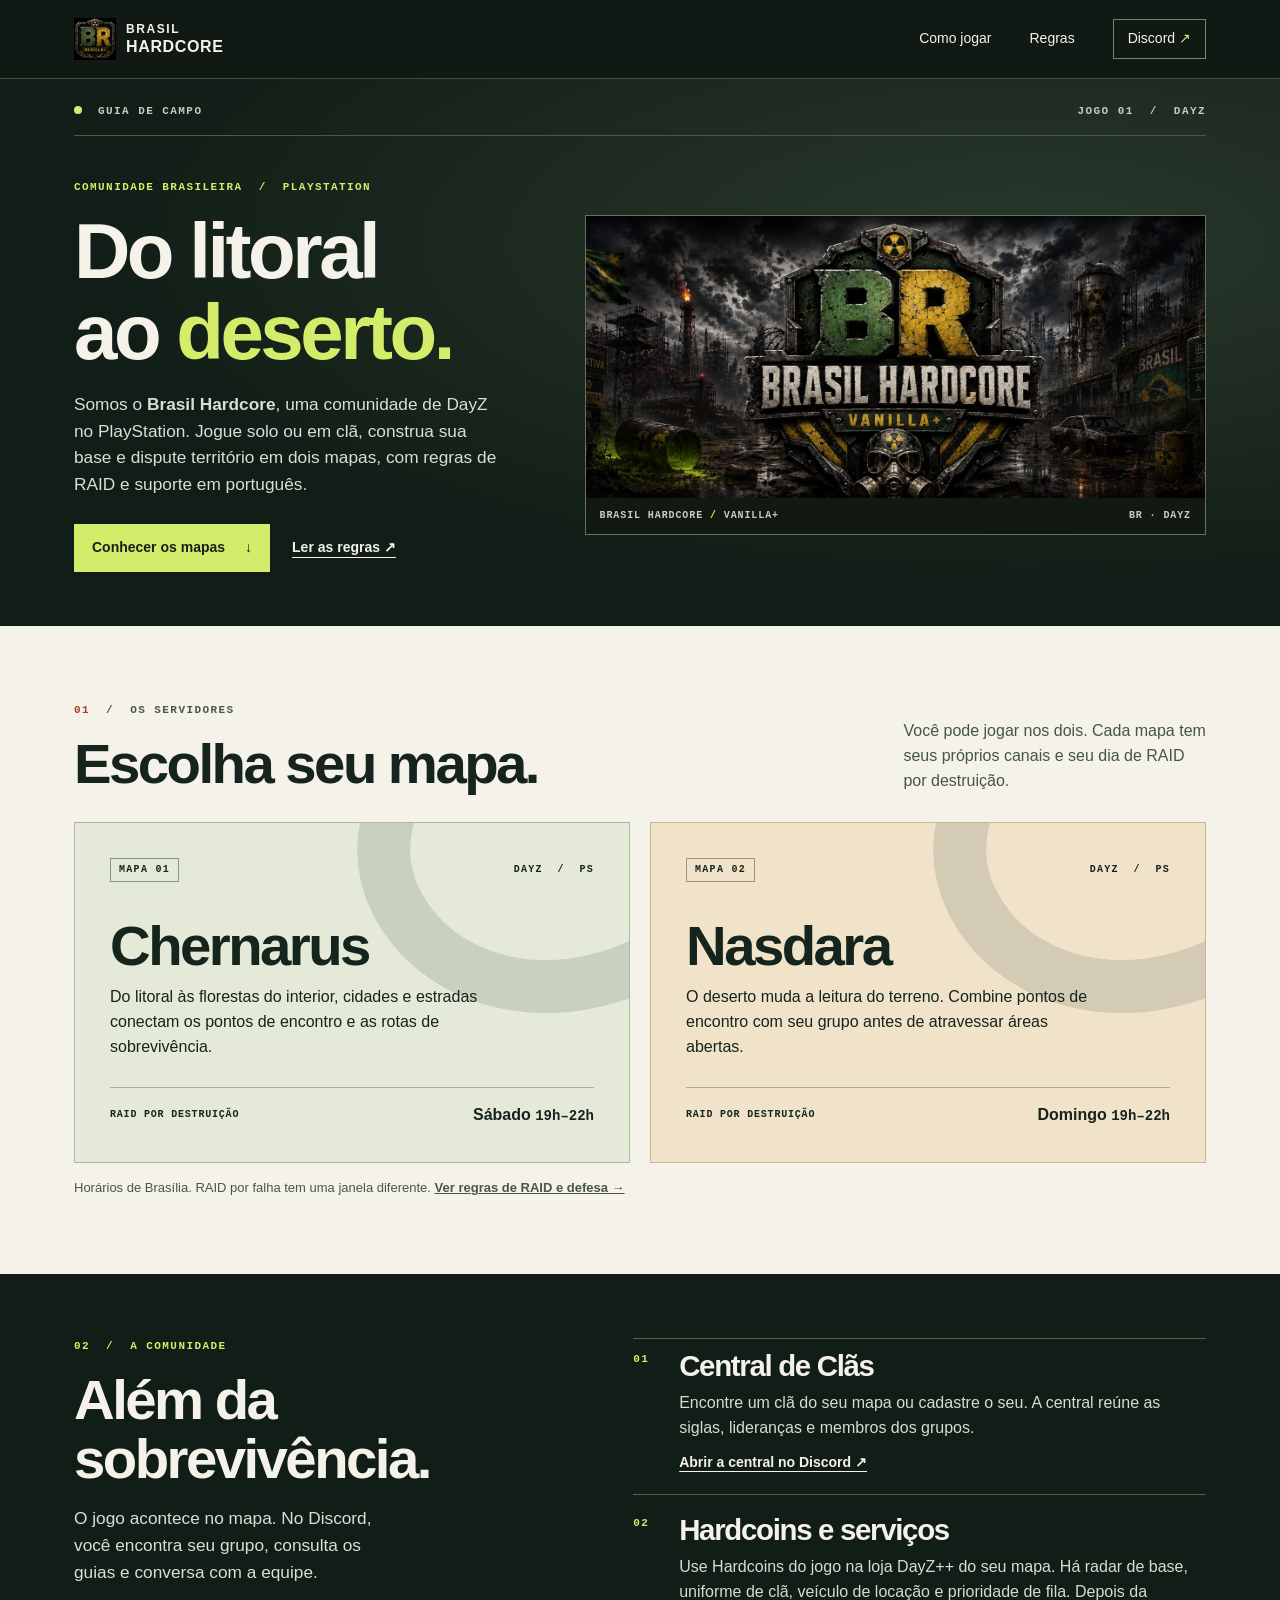
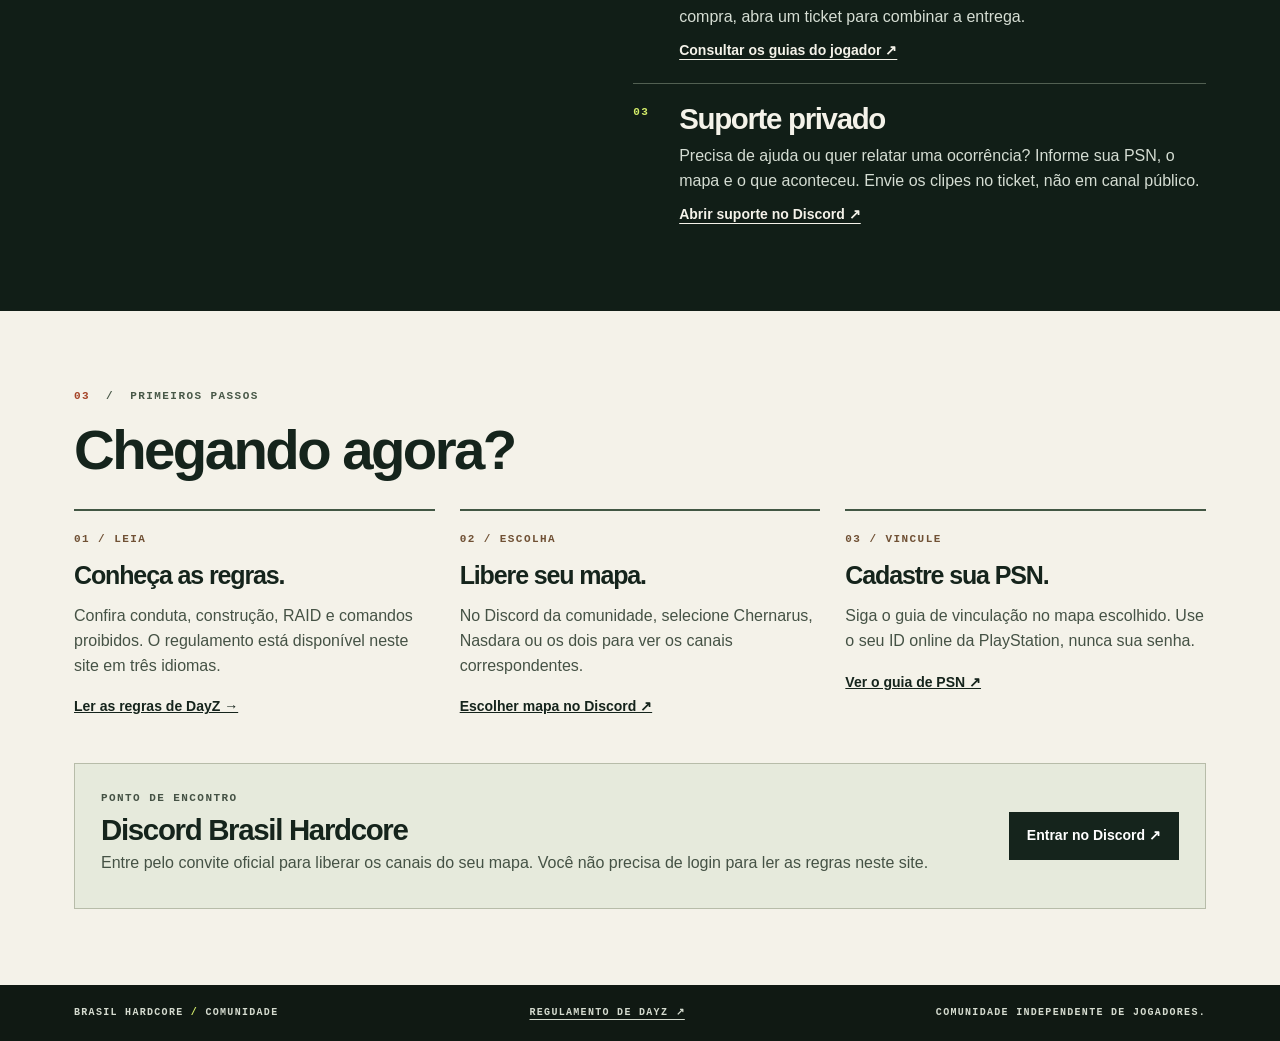
<file: index.html>
<!doctype html>
<html lang="pt-BR"><head>
<meta charset="utf-8"><meta name="viewport" content="width=device-width,initial-scale=1">
<meta name="theme-color" content="#101913"><title>Brasil Hardcore — DayZ no PlayStation</title>
<meta name="description" content="Conheça os servidores DayZ da comunidade Brasil Hardcore no PlayStation: Chernarus e Nasdara, horários de RAID, regras e guia de entrada.">
<meta property="og:type" content="website"><meta property="og:title" content="Brasil Hardcore · DayZ no PlayStation"><meta property="og:description" content="Do litoral ao deserto. Conheça os mapas, leia as regras e encontre a comunidade.">
<meta property="og:image" content="https://t0p3t3.github.io/brasil-hardcore/media/brasil-hardcore.jpg"><meta property="og:locale" content="pt_BR">
<link rel="icon" href="./media/marca.png"><link rel="stylesheet" href="./style.css"></head>
<body class="portal"><a class="skip" href="#principal">Pular para o conteúdo</a>
<header class="mast"><div class="wrap bar"><a class="wordmark" href="./index.html" aria-label="Brasil Hardcore, início"><img src="./media/marca.png" alt="" width="42" height="42"><span>BRASIL<strong>HARDCORE</strong></span></a><nav aria-label="Menu principal"><a href="#comecar">Como jogar</a><a href="./regras.html">Regras</a><a class="nav-cta" href="https://discord.gg/brhardcore">Discord <span aria-hidden="true">↗</span></a></nav></div></header>
<main id="principal">
<section class="hero"><div class="wrap"><div class="ribbon"><span><i></i> GUIA DE CAMPO</span><span>JOGO 01 &nbsp;/&nbsp; DAYZ</span></div>
<div class="split"><div class="intro"><p class="eyebrow lime">Comunidade brasileira &nbsp;/&nbsp; PlayStation</p><h1>Do litoral<br>ao <em>deserto.</em></h1><p class="lead">Somos o <strong>Brasil Hardcore</strong>, uma comunidade de DayZ no PlayStation. Jogue solo ou em clã, construa sua base e dispute território em dois mapas, com regras de RAID e suporte em português.</p><div class="actions"><a class="btn bright" href="#mapas">Conhecer os mapas <span aria-hidden="true">↓</span></a><a class="text-link" href="./regras.html">Ler as regras <span aria-hidden="true">↗</span></a></div></div>
<figure class="brand-plate"><div class="image-box"><img src="./media/brasil-hardcore.jpg" alt="Brasão verde e amarelo Brasil Hardcore Vanilla+ em uma paisagem pós-apocalíptica" width="1920" height="647"></div><figcaption><span>BRASIL HARDCORE <b>/</b> VANILLA+</span><span>BR · DAYZ</span></figcaption></figure></div></div></section>
<section class="field wrap" id="mapas"><div class="section-top"><div><p class="eyebrow"><b>01</b> &nbsp;/&nbsp; Os servidores</p><h2>Escolha seu mapa.</h2></div><p>Você pode jogar nos dois. Cada mapa tem seus próprios canais e seu dia de RAID por destruição.</p></div>
<div class="maps"><article class="map forest"><div class="map-head"><span class="flag">MAPA 01</span><span>DAYZ &nbsp;/&nbsp; PS</span></div><h3>Chernarus</h3><p>Do litoral às florestas do interior, cidades e estradas conectam os pontos de encontro e as rotas de sobrevivência.</p><div class="raidtime"><span>RAID POR DESTRUIÇÃO</span><strong>Sábado <b>19h–22h</b></strong></div></article>
<article class="map desert"><div class="map-head"><span class="flag">MAPA 02</span><span>DAYZ &nbsp;/&nbsp; PS</span></div><h3>Nasdara</h3><p>O deserto muda a leitura do terreno. Combine pontos de encontro com seu grupo antes de atravessar áreas abertas.</p><div class="raidtime"><span>RAID POR DESTRUIÇÃO</span><strong>Domingo <b>19h–22h</b></strong></div></article></div>
<p class="footnote">Horários de Brasília. RAID por falha tem uma janela diferente. <a href="./regras.html">Ver regras de RAID e defesa →</a></p></section>
<section class="community"><div class="wrap comm-layout"><div><p class="eyebrow lime"><b>02</b> &nbsp;/&nbsp; A comunidade</p><h2>Além da<br>sobrevivência.</h2><p class="sidecopy">O jogo acontece no mapa. No Discord, você encontra seu grupo, consulta os guias e conversa com a equipe.</p></div>
<div class="resources"><article><span>01</span><div><h3>Central de Clãs</h3><p>Encontre um clã do seu mapa ou cadastre o seu. A central reúne as siglas, lideranças e membros dos grupos.</p><a href="https://discord.com/channels/1422563696218996738/1563292303311773778">Abrir a central no Discord ↗</a></div></article>
<article><span>02</span><div><h3>Hardcoins e serviços</h3><p>Use Hardcoins do jogo na loja DayZ++ do seu mapa. Há radar de base, uniforme de clã, veículo de locação e prioridade de fila. Depois da compra, abra um ticket para combinar a entrega.</p><a href="https://discord.com/channels/1422563696218996738/1564352493297602691">Consultar os guias do jogador ↗</a></div></article>
<article><span>03</span><div><h3>Suporte privado</h3><p>Precisa de ajuda ou quer relatar uma ocorrência? Informe sua PSN, o mapa e o que aconteceu. Envie os clipes no ticket, não em canal público.</p><a href="https://discord.com/channels/1422563696218996738/1465382054559482031">Abrir suporte no Discord ↗</a></div></article></div></div></section>
<section class="field wrap start" id="comecar"><p class="eyebrow"><b>03</b> &nbsp;/&nbsp; Primeiros passos</p><h2>Chegando agora?</h2><ol class="steps"><li><span>01 / LEIA</span><h3>Conheça as regras.</h3><p>Confira conduta, construção, RAID e comandos proibidos. O regulamento está disponível neste site em três idiomas.</p><a href="./regras.html">Ler as regras de DayZ →</a></li><li><span>02 / ESCOLHA</span><h3>Libere seu mapa.</h3><p>No Discord da comunidade, selecione Chernarus, Nasdara ou os dois para ver os canais correspondentes.</p><a href="https://discord.com/channels/1422563696218996738/1554533841899753523">Escolher mapa no Discord ↗</a></li><li><span>03 / VINCULE</span><h3>Cadastre sua PSN.</h3><p>Siga o guia de vinculação no mapa escolhido. Use o seu ID online da PlayStation, nunca sua senha.</p><a href="https://discord.com/channels/1422563696218996738/1564352513652818064">Ver o guia de PSN ↗</a></li></ol>
<div class="discord-band"><div><p class="eyebrow">Ponto de encontro</p><h3>Discord Brasil Hardcore</h3><p>Entre pelo convite oficial para liberar os canais do seu mapa. Você não precisa de login para ler as regras neste site.</p></div><a class="btn dark" data-community-entry href="https://discord.gg/brhardcore">Entrar no Discord ↗</a></div></section>
</main><footer class="base"><div class="wrap"><span>BRASIL HARDCORE <b>/</b> COMUNIDADE</span><a href="./regras.html">Regulamento de DayZ ↗</a><span>Comunidade independente de jogadores.</span></div></footer></body></html>
</file>
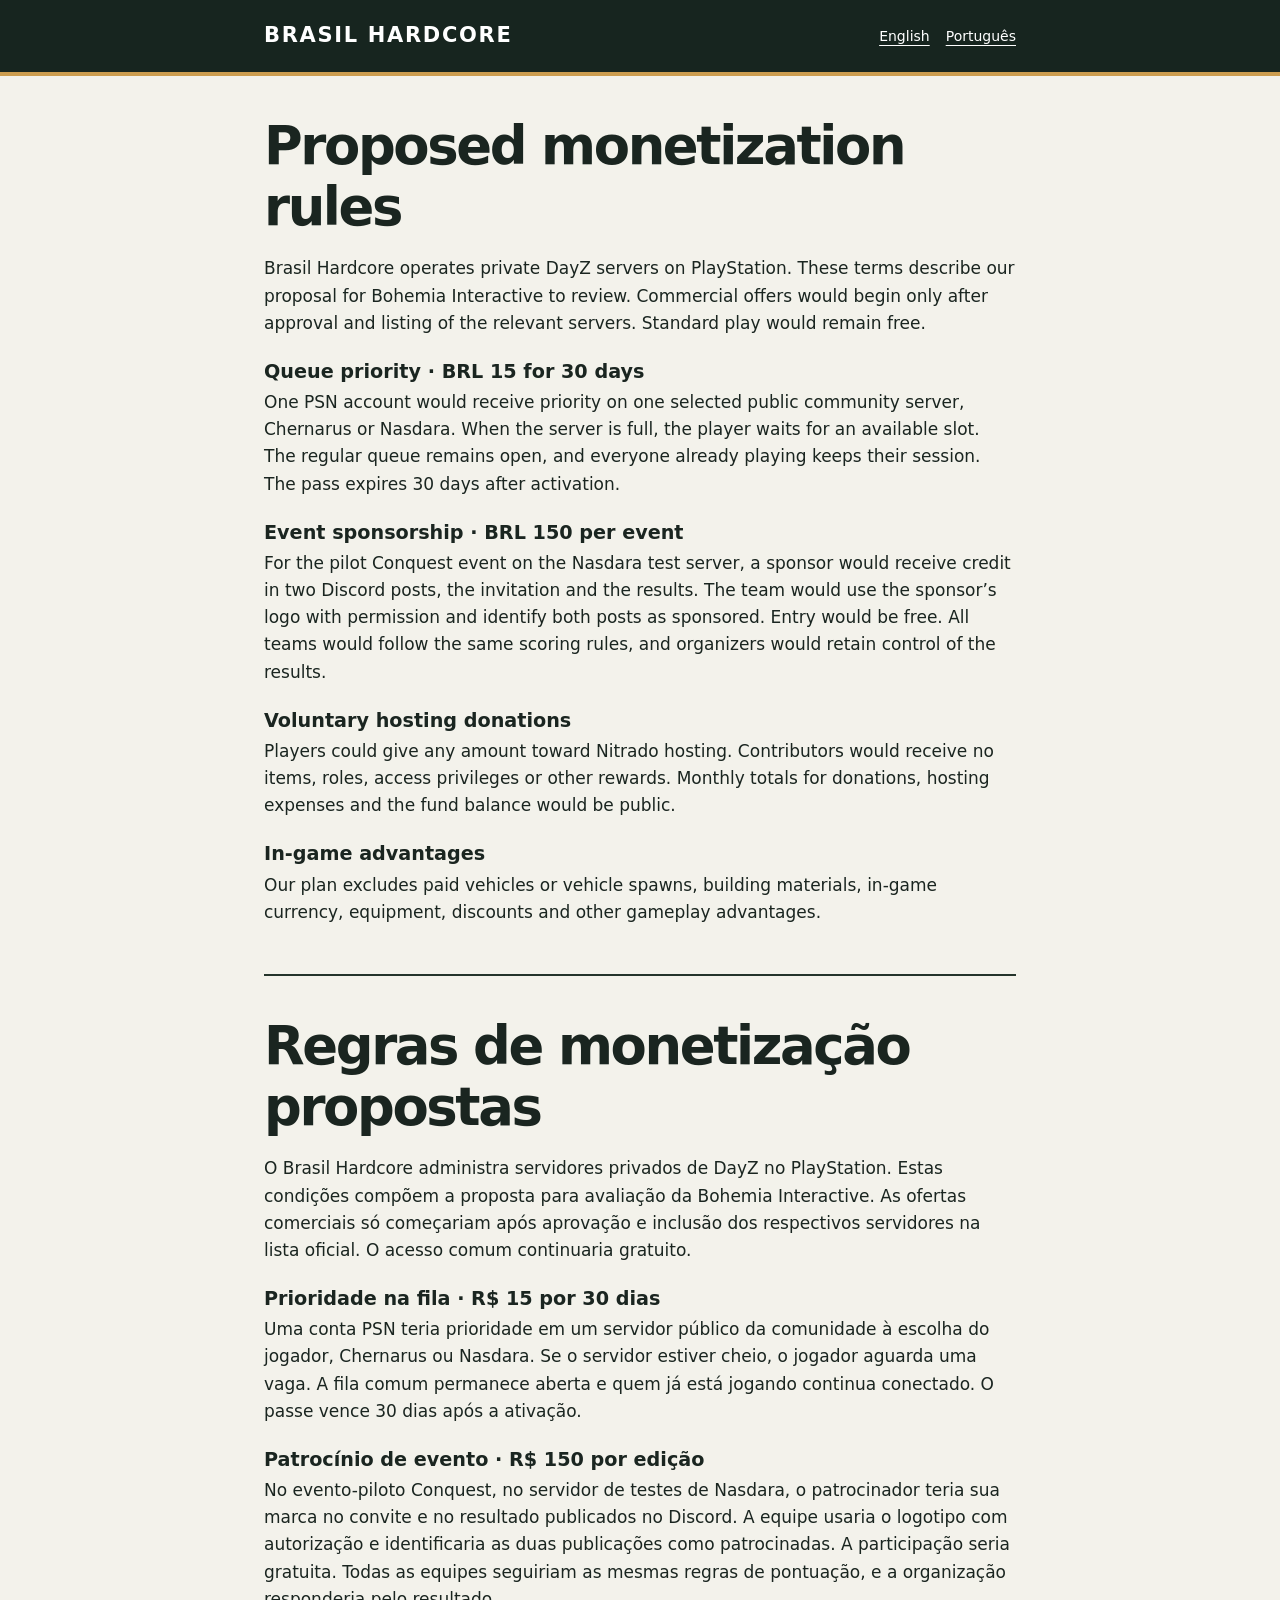
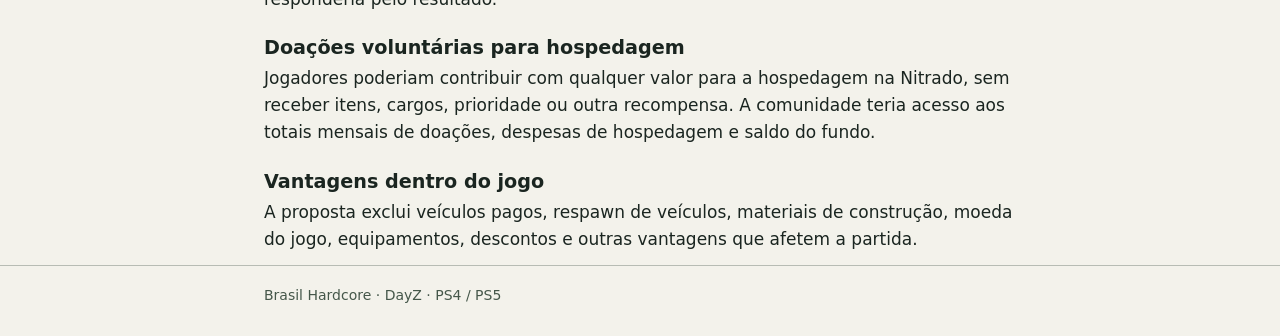
<file: monetization.html>
<!doctype html>
<html lang="en"><head><meta charset="utf-8"><meta name="viewport" content="width=device-width, initial-scale=1"><title>Monetization rules | Brasil Hardcore</title><link rel="icon" href="./media/marca.png"><meta name="description" content="The proposed monetization rules for the Brasil Hardcore DayZ console community, in English and Portuguese.">
<style>*{box-sizing:border-box}html{scroll-behavior:smooth}body{margin:0;background:#f3f2eb;color:#1a2520;font:17px/1.6 system-ui,sans-serif}.wrap{max-width:800px;margin:auto;padding:0 24px}header{background:#17251f;color:#fff;border-bottom:4px solid #cc9d4f}header .wrap{display:flex;align-items:center;justify-content:space-between;min-height:72px;flex-wrap:wrap;gap:12px}header strong{font-size:21px;letter-spacing:.08em}nav{display:flex;gap:16px}a{color:inherit}header a{font-size:14px;text-underline-offset:4px}main{padding-bottom:60px}section{padding-top:40px}section+section{margin-top:48px;border-top:2px solid #24342b}h1,h2,h3{line-height:1.15}h1,h2{font-size:clamp(2rem,6vw,3.3rem);letter-spacing:-.045em;margin:0 0 18px}h3{margin:24px 0 6px;font-size:1.2rem}p{margin:0 0 12px}footer{border-top:1px solid #b7bcb4;padding:18px 0 30px;color:#45574a;font-size:14px}:focus-visible{outline:3px solid #e0ae47;outline-offset:3px}</style></head>
<body><header><div class="wrap"><a href="./index.html" style="text-decoration:none"><strong>BRASIL HARDCORE</strong></a><nav aria-label="Language / Idioma"><a href="#english" lang="en">English</a><a href="#portugues" lang="pt-BR">Português</a></nav></div></header><main class="wrap"><section id="english" lang="en"><h1>Proposed monetization rules</h1><p>Brasil Hardcore operates private DayZ servers on PlayStation. These terms describe our proposal for Bohemia Interactive to review. Commercial offers would begin only after approval and listing of the relevant servers. Standard play would remain free.</p>
<h3>Queue priority · BRL 15 for 30 days</h3><p>One PSN account would receive priority on one selected public community server, Chernarus or Nasdara. When the server is full, the player waits for an available slot. The regular queue remains open, and everyone already playing keeps their session. The pass expires 30 days after activation.</p>
<h3>Event sponsorship · BRL 150 per event</h3><p>For the pilot Conquest event on the Nasdara test server, a sponsor would receive credit in two Discord posts, the invitation and the results. The team would use the sponsor’s logo with permission and identify both posts as sponsored. Entry would be free. All teams would follow the same scoring rules, and organizers would retain control of the results.</p>
<h3>Voluntary hosting donations</h3><p>Players could give any amount toward Nitrado hosting. Contributors would receive no items, roles, access privileges or other rewards. Monthly totals for donations, hosting expenses and the fund balance would be public.</p>
<h3>In-game advantages</h3><p>Our plan excludes paid vehicles or vehicle spawns, building materials, in-game currency, equipment, discounts and other gameplay advantages.</p></section>
<section id="portugues" lang="pt-BR"><h2>Regras de monetização propostas</h2><p>O Brasil Hardcore administra servidores privados de DayZ no PlayStation. Estas condições compõem a proposta para avaliação da Bohemia Interactive. As ofertas comerciais só começariam após aprovação e inclusão dos respectivos servidores na lista oficial. O acesso comum continuaria gratuito.</p>
<h3>Prioridade na fila · R$ 15 por 30 dias</h3><p>Uma conta PSN teria prioridade em um servidor público da comunidade à escolha do jogador, Chernarus ou Nasdara. Se o servidor estiver cheio, o jogador aguarda uma vaga. A fila comum permanece aberta e quem já está jogando continua conectado. O passe vence 30 dias após a ativação.</p>
<h3>Patrocínio de evento · R$ 150 por edição</h3><p>No evento-piloto Conquest, no servidor de testes de Nasdara, o patrocinador teria sua marca no convite e no resultado publicados no Discord. A equipe usaria o logotipo com autorização e identificaria as duas publicações como patrocinadas. A participação seria gratuita. Todas as equipes seguiriam as mesmas regras de pontuação, e a organização responderia pelo resultado.</p>
<h3>Doações voluntárias para hospedagem</h3><p>Jogadores poderiam contribuir com qualquer valor para a hospedagem na Nitrado, sem receber itens, cargos, prioridade ou outra recompensa. A comunidade teria acesso aos totais mensais de doações, despesas de hospedagem e saldo do fundo.</p>
<h3>Vantagens dentro do jogo</h3><p>A proposta exclui veículos pagos, respawn de veículos, materiais de construção, moeda do jogo, equipamentos, descontos e outras vantagens que afetem a partida.</p></section></main><footer><div class="wrap">Brasil Hardcore · DayZ · PS4 / PS5</div></footer></body></html>
</file>
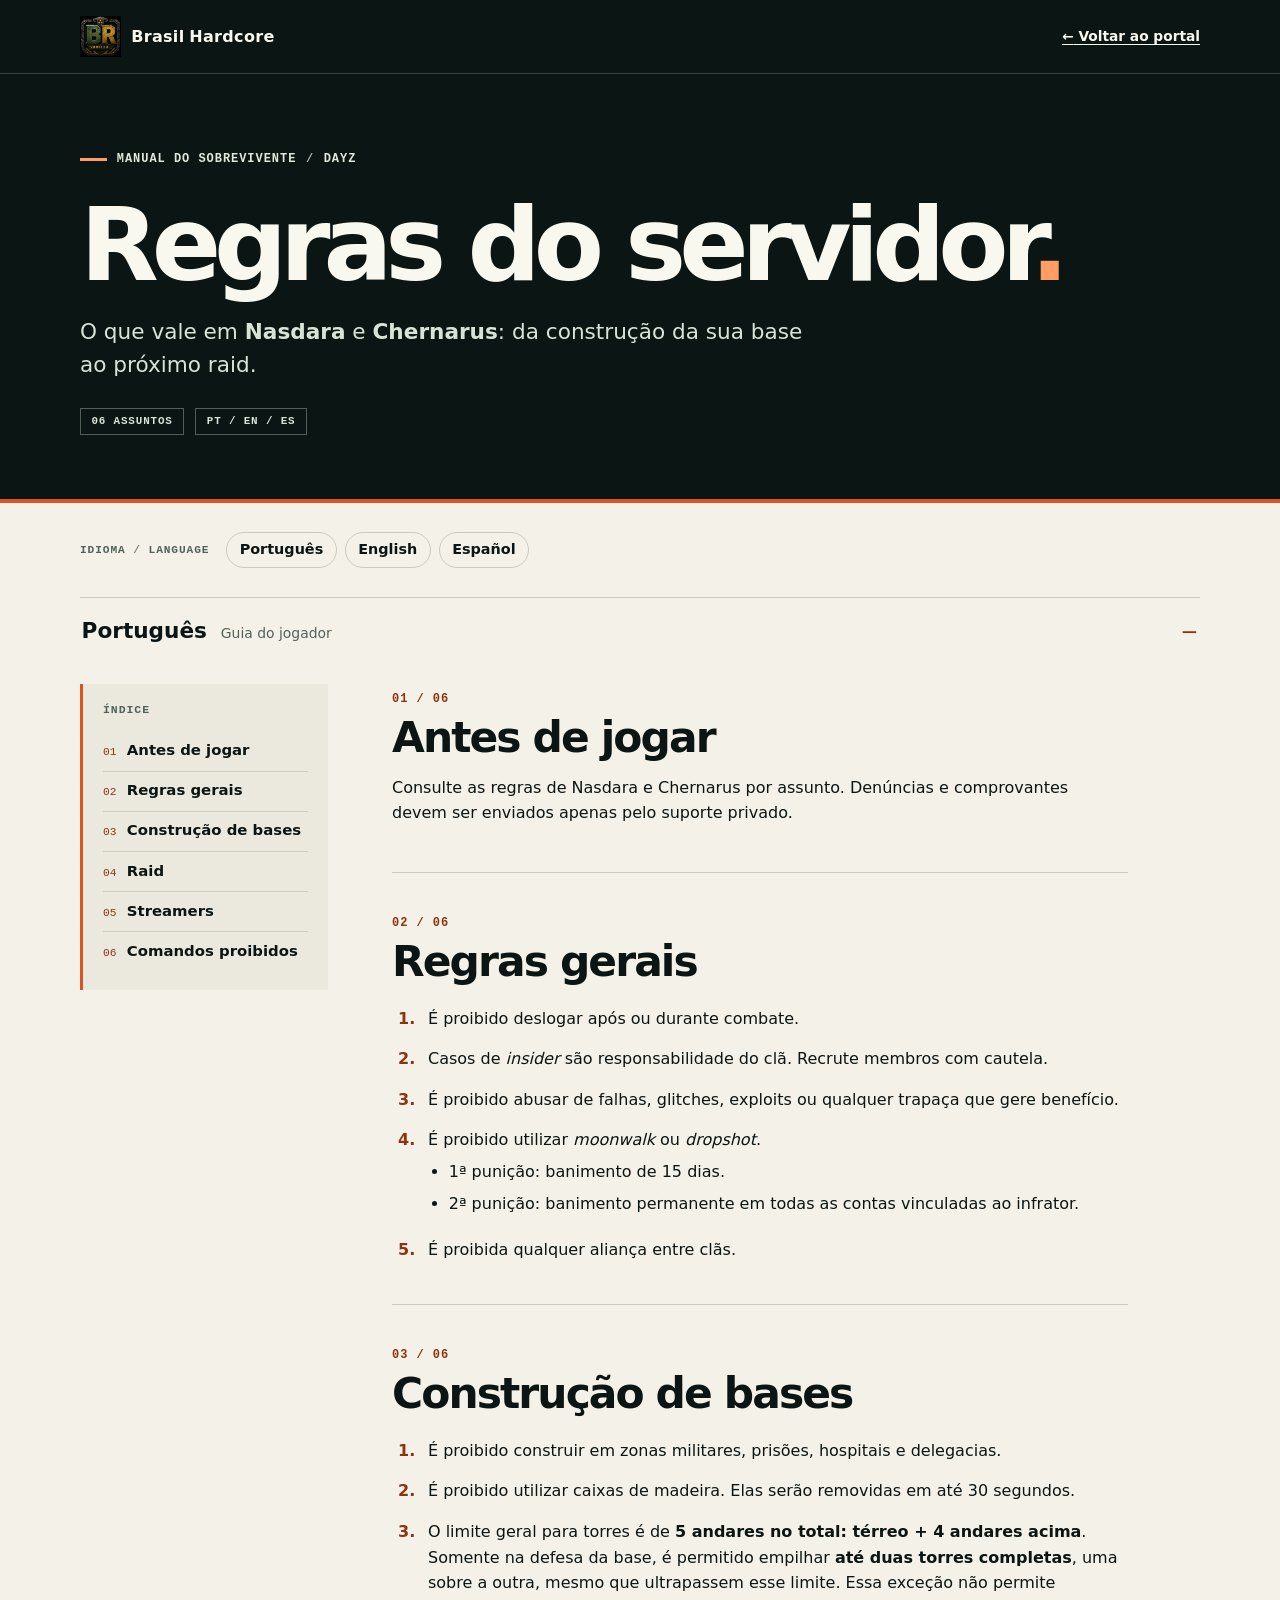
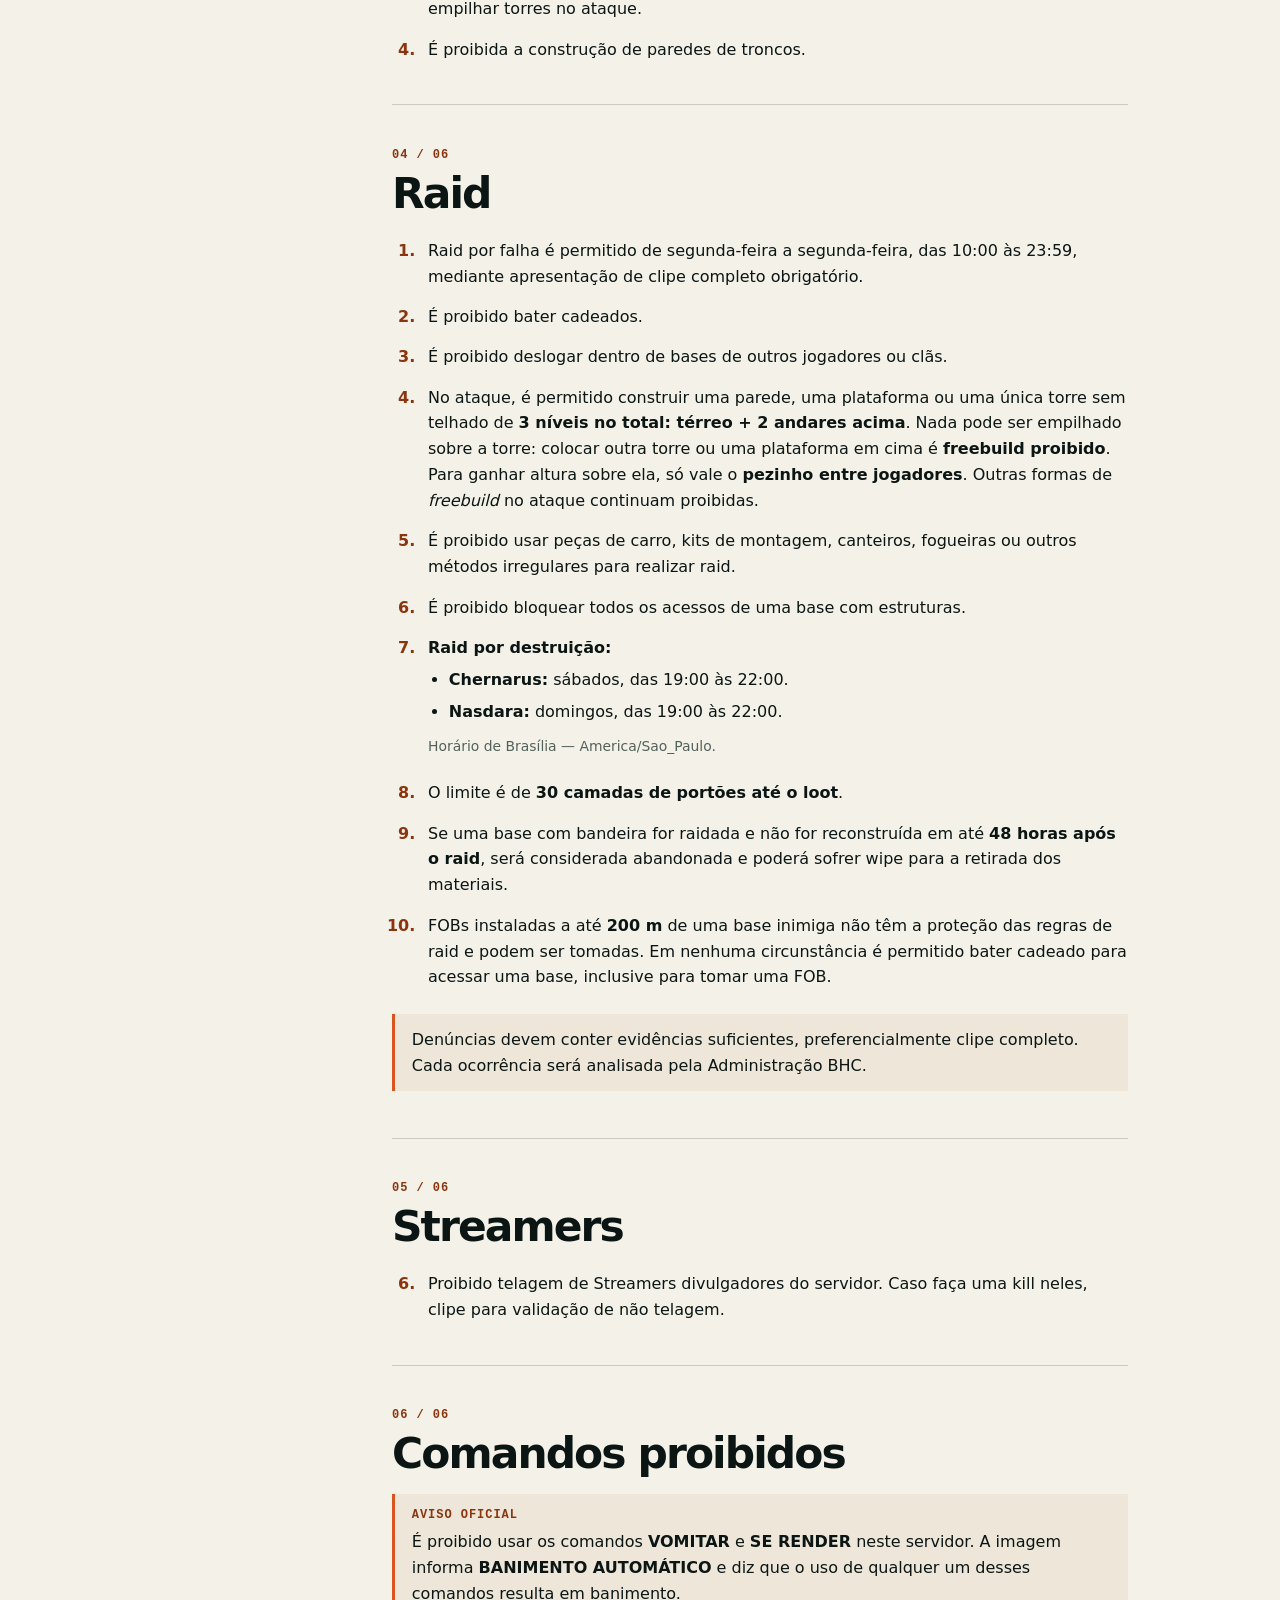
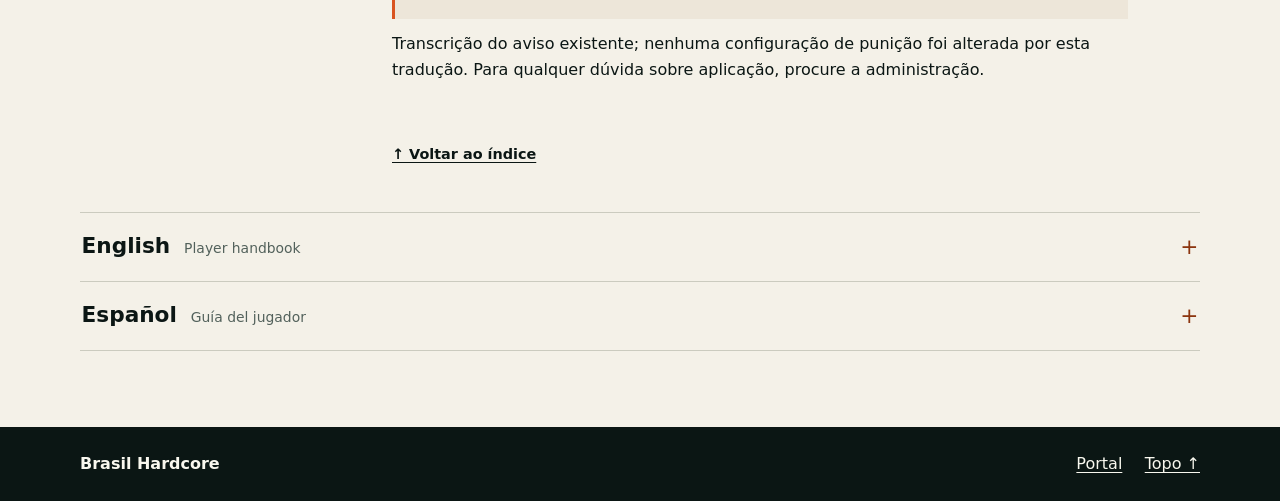
<file: regras.html>
<!doctype html>
<html lang="pt-BR">
<head>
<meta charset="utf-8">
<meta name="viewport" content="width=device-width,initial-scale=1">
<meta name="theme-color" content="#0b1614">
<meta name="description" content="Regras oficiais do DayZ Brasil Hardcore para Nasdara e Chernarus: construção, raid, clãs e conduta. Leia em português, inglês ou espanhol.">
<title>Regras de DayZ · Brasil Hardcore</title>
<link rel="stylesheet" href="./style.css"><link rel="stylesheet" href="./regras.css">
</head>
<body class="r-page">
<a class="r-skip" href="#conteudo">Pular para o conteúdo</a>
<header class="r-top"><div class="r-frame r-top-inner"><a class="r-brand" href="./index.html" aria-label="Brasil Hardcore — página inicial"><img class="r-brand-logo" src="./media/marca.png" width="42" height="42" alt="">Brasil <strong>Hardcore</strong></a><a class="r-return" href="./index.html"><span aria-hidden="true">←</span> Voltar ao portal</a></div></header>
<main id="conteudo" tabindex="-1">
<header class="r-hero"><div class="r-frame"><p class="r-kicker"><span aria-hidden="true"></span> Manual do sobrevivente <i aria-hidden="true">/</i> DayZ</p><h1>Regras do servidor<span aria-hidden="true">.</span></h1><p class="r-deck">O que vale em <strong>Nasdara</strong> e <strong>Chernarus</strong>: da construção da sua base ao próximo raid.</p><div class="r-meta"><span>06 assuntos</span><span>PT / EN / ES</span></div></div></header>
<div class="r-frame r-sheet"><nav class="r-lang-nav" aria-label="Idioma / Language / Idioma"><span>Idioma <i>/</i> Language</span><a href="#pt-inicio" lang="pt-BR">Português</a><a href="#en-inicio" lang="en">English</a><a href="#es-inicio" lang="es">Español</a></nav>
<details class="r-lang" lang="pt-BR" name="idioma-regras" open>
<summary><span><b>Português</b> <small>Guia do jogador</small></span><span class="r-toggle" aria-hidden="true"></span></summary>
<div class="r-language-panel" id="ler-pt">
<nav class="r-contents" aria-labelledby="indice-pt"><h2 id="indice-pt">Índice</h2><ol><li><a href="#pt-inicio"><span aria-hidden="true">01</span>Antes de jogar</a></li><li><a href="#pt-gerais"><span aria-hidden="true">02</span>Regras gerais</a></li><li><a href="#pt-construcao"><span aria-hidden="true">03</span>Construção de bases</a></li><li><a href="#pt-raid"><span aria-hidden="true">04</span>Raid</a></li><li><a href="#pt-streamers"><span aria-hidden="true">05</span>Streamers</a></li><li><a href="#pt-comandos"><span aria-hidden="true">06</span>Comandos proibidos</a></li></ol></nav>
<div class="r-chapters">
<section class="r-chapter" aria-labelledby="pt-inicio"><span class="r-chapter-num" aria-hidden="true">01 / 06</span><h2 id="pt-inicio" tabindex="-1">Antes de jogar</h2>
<p>Consulte as regras de Nasdara e Chernarus por assunto. Denúncias e comprovantes devem ser enviados apenas pelo suporte privado.</p>
</section>
<section class="r-chapter" aria-labelledby="pt-gerais"><span class="r-chapter-num" aria-hidden="true">02 / 06</span><h2 id="pt-gerais" tabindex="-1">Regras gerais</h2>
<ol class="r-list" start="1">
<li value="1">É proibido deslogar após ou durante combate.</li>
<li value="2">Casos de <em>insider</em> são responsabilidade do clã. Recrute membros com cautela.</li>
<li value="3">É proibido abusar de falhas, glitches, exploits ou qualquer trapaça que gere benefício.</li>
<li value="4">É proibido utilizar <em>moonwalk</em> ou <em>dropshot</em>.<ul><li>1ª punição: banimento de 15 dias.</li><li>2ª punição: banimento permanente em todas as contas vinculadas ao infrator.</li></ul></li>
<li value="5">É proibida qualquer aliança entre clãs.</li>
</ol>
</section>
<section class="r-chapter" aria-labelledby="pt-construcao"><span class="r-chapter-num" aria-hidden="true">03 / 06</span><h2 id="pt-construcao" tabindex="-1">Construção de bases</h2>
<ol class="r-list" start="1">
<li value="1">É proibido construir em zonas militares, prisões, hospitais e delegacias.</li>
<li value="2">É proibido utilizar caixas de madeira. Elas serão removidas em até 30 segundos.</li>
<li value="3">O limite geral para torres é de <strong>5 andares no total: térreo + 4 andares acima</strong>. Somente na defesa da base, é permitido empilhar <strong>até duas torres completas</strong>, uma sobre a outra, mesmo que ultrapassem esse limite. Essa exceção não permite empilhar torres no ataque.</li>
<li value="4">É proibida a construção de paredes de troncos.</li>
</ol>
</section>
<section class="r-chapter" aria-labelledby="pt-raid"><span class="r-chapter-num" aria-hidden="true">04 / 06</span><h2 id="pt-raid" tabindex="-1">Raid</h2>
<ol class="r-list" start="1">
<li value="1">Raid por falha é permitido de segunda-feira a segunda-feira, das 10:00 às 23:59, mediante apresentação de clipe completo obrigatório.</li>
<li value="2">É proibido bater cadeados.</li>
<li value="3">É proibido deslogar dentro de bases de outros jogadores ou clãs.</li>
<li value="4">No ataque, é permitido construir uma parede, uma plataforma ou uma única torre sem telhado de <strong>3 níveis no total: térreo + 2 andares acima</strong>. Nada pode ser empilhado sobre a torre: colocar outra torre ou uma plataforma em cima é <strong>freebuild proibido</strong>. Para ganhar altura sobre ela, só vale o <strong>pezinho entre jogadores</strong>. Outras formas de <em>freebuild</em> no ataque continuam proibidas.</li>
<li value="5">É proibido usar peças de carro, kits de montagem, canteiros, fogueiras ou outros métodos irregulares para realizar raid.</li>
<li value="6">É proibido bloquear todos os acessos de uma base com estruturas.</li>
<li value="7"><strong>Raid por destruição:</strong><ul><li><strong>Chernarus:</strong> sábados, das 19:00 às 22:00.</li><li><strong>Nasdara:</strong> domingos, das 19:00 às 22:00.</li></ul><p class="r-zone">Horário de Brasília — America/Sao_Paulo.</p></li>
<li value="8">O limite é de <strong>30 camadas de portões até o loot</strong>.</li>
<li value="9">Se uma base com bandeira for raidada e não for reconstruída em até <strong>48 horas após o raid</strong>, será considerada abandonada e poderá sofrer wipe para a retirada dos materiais.</li>
<li value="10">FOBs instaladas a até <strong>200 m</strong> de uma base inimiga não têm a proteção das regras de raid e podem ser tomadas. Em nenhuma circunstância é permitido bater cadeado para acessar uma base, inclusive para tomar uma FOB.</li>
</ol><p class="r-aside">Denúncias devem conter evidências suficientes, preferencialmente clipe completo. Cada ocorrência será analisada pela Administração BHC.</p>
</section>
<section class="r-chapter" aria-labelledby="pt-streamers"><span class="r-chapter-num" aria-hidden="true">05 / 06</span><h2 id="pt-streamers" tabindex="-1">Streamers</h2>
<ol class="r-list" start="6">
<li value="6">Proibido telagem de Streamers divulgadores do servidor. Caso faça uma kill neles, clipe para validação de não telagem.</li>
</ol>
</section>
<section class="r-chapter" aria-labelledby="pt-comandos"><span class="r-chapter-num" aria-hidden="true">06 / 06</span><h2 id="pt-comandos" tabindex="-1">Comandos proibidos</h2>
<p class="r-warning"><b class="r-warning-label">Aviso oficial</b>É proibido usar os comandos <strong>VOMITAR</strong> e <strong>SE RENDER</strong> neste servidor. A imagem informa <strong>BANIMENTO AUTOMÁTICO</strong> e diz que o uso de qualquer um desses comandos resulta em banimento.</p><p>Transcrição do aviso existente; nenhuma configuração de punição foi alterada por esta tradução. Para qualquer dúvida sobre aplicação, procure a administração.</p>
</section>
<p class="r-back"><a href="#indice-pt">↑ Voltar ao índice</a></p></div>
</div></details>
<details class="r-lang" lang="en" name="idioma-regras">
<summary><span><b>English</b> <small>Player handbook</small></span><span class="r-toggle" aria-hidden="true"></span></summary>
<div class="r-language-panel" id="ler-en">
<nav class="r-contents" aria-labelledby="indice-en"><h2 id="indice-en">Contents</h2><ol><li><a href="#en-inicio"><span aria-hidden="true">01</span>Before playing</a></li><li><a href="#en-gerais"><span aria-hidden="true">02</span>General rules</a></li><li><a href="#en-construcao"><span aria-hidden="true">03</span>Base building</a></li><li><a href="#en-raid"><span aria-hidden="true">04</span>Raiding</a></li><li><a href="#en-streamers"><span aria-hidden="true">05</span>Streamers</a></li><li><a href="#en-comandos"><span aria-hidden="true">06</span>Prohibited commands</a></li></ol></nav>
<div class="r-chapters">
<section class="r-chapter" aria-labelledby="en-inicio"><span class="r-chapter-num" aria-hidden="true">01 / 06</span><h2 id="en-inicio" tabindex="-1">Before playing</h2>
<p>Read the rules for Nasdara and Chernarus by topic. Submit reports and supporting evidence only through private support.</p>
</section>
<section class="r-chapter" aria-labelledby="en-gerais"><span class="r-chapter-num" aria-hidden="true">02 / 06</span><h2 id="en-gerais" tabindex="-1">General rules</h2>
<ol class="r-list" start="1">
<li value="1">Logging out during or after combat is prohibited.</li>
<li value="2"><em>Insider</em> incidents (betrayal by a clan member) are the clan's responsibility. Recruit members carefully.</li>
<li value="3">Abusing bugs, glitches, exploits or any form of cheating to gain an advantage is prohibited.</li>
<li value="4">Using <em>moonwalk</em> or <em>dropshot</em> is prohibited.<ul><li>First penalty: a 15-day ban.</li><li>Second penalty: a permanent ban on all accounts linked to the offender.</li></ul></li>
<li value="5">Alliances between clans are prohibited.</li>
</ol>
</section>
<section class="r-chapter" aria-labelledby="en-construcao"><span class="r-chapter-num" aria-hidden="true">03 / 06</span><h2 id="en-construcao" tabindex="-1">Base building</h2>
<ol class="r-list" start="1">
<li value="1">Building in military zones, prisons, hospitals and police stations is prohibited.</li>
<li value="2">Wooden crates are prohibited. They will be removed within 30 seconds.</li>
<li value="3">The general tower limit is <strong>5 floors in total: the ground floor plus 4 upper floors</strong>. For base defense only, you may stack <strong>up to two complete towers</strong>, one on top of the other, even if this exceeds that limit. This exception does not allow stacking towers when attacking.</li>
<li value="4">Building log walls is prohibited.</li>
</ol>
</section>
<section class="r-chapter" aria-labelledby="en-raid"><span class="r-chapter-num" aria-hidden="true">04 / 06</span><h2 id="en-raid" tabindex="-1">Raiding</h2>
<ol class="r-list" start="1">
<li value="1">Raiding through flaws in base construction (&quot;raid por falha&quot;) is allowed every day, from 10:00 to 23:59. A complete video clip must be provided.</li>
<li value="2">Cracking combination locks (&quot;bater cadeados&quot;) is prohibited.</li>
<li value="3">Logging out inside another player's or clan's base is prohibited.</li>
<li value="4">When attacking, you may build a wall, a platform or a single roofless tower with <strong>three levels total: the ground floor and two upper floors</strong>. Nothing may be stacked on the tower: placing another tower or a platform on top is <strong>prohibited freebuild</strong>. The only way to gain extra height on it is a <strong>boost from another player</strong>. Other forms of <em>freebuild</em> while attacking remain prohibited.</li>
<li value="5">Using vehicle parts, assembly kits, garden plots, campfires or other irregular methods to raid is prohibited.</li>
<li value="6">Blocking all entrances to a base with structures is prohibited.</li>
<li value="7"><strong>Destruction raids:</strong><ul><li><strong>Chernarus:</strong> Saturdays, from 19:00 to 22:00.</li><li><strong>Nasdara:</strong> Sundays, from 19:00 to 22:00.</li></ul><p class="r-zone">Brasília time — America/Sao_Paulo. All times use the 24-hour clock.</p></li>
<li value="8">The limit is <strong>30 layers of gates to reach the loot</strong>.</li>
<li value="9">If a raided base with a flag is not rebuilt within <strong>48 hours after the raid</strong>, it is considered abandoned and may be wiped to remove the materials.</li>
<li value="10">FOBs set up within <strong>200 m</strong> of an enemy base are not protected by the raid rules and may be taken over. Cracking combination locks to enter a base is never allowed, including when taking over a FOB.</li>
</ol><p class="r-aside">Reports must include sufficient evidence, preferably a complete video clip. Each incident will be reviewed by BHC Administration.</p>
</section>
<section class="r-chapter" aria-labelledby="en-streamers"><span class="r-chapter-num" aria-hidden="true">05 / 06</span><h2 id="en-streamers" tabindex="-1">Streamers</h2>
<ol class="r-list" start="6">
<li value="6">Stream sniping streamers who promote the server is prohibited. If you kill one of them, record a clip so the administration can verify that you were not stream sniping.</li>
</ol>
</section>
<section class="r-chapter" aria-labelledby="en-comandos"><span class="r-chapter-num" aria-hidden="true">06 / 06</span><h2 id="en-comandos" tabindex="-1">Prohibited commands</h2>
<p class="r-warning"><b class="r-warning-label">Official notice</b>Using the <strong>VOMIT</strong> and <strong>SURRENDER</strong> commands on this server is prohibited. The image states <strong>AUTOMATIC BAN</strong> and says that using either command results in a ban.</p><p>This translates the existing notice; it does not change any punishment settings. Contact the administration if you have questions about how the notice applies.</p>
</section>
<p class="r-back"><a href="#indice-en">↑ Back to contents</a></p></div>
</div></details>
<details class="r-lang" lang="es" name="idioma-regras">
<summary><span><b>Español</b> <small>Guía del jugador</small></span><span class="r-toggle" aria-hidden="true"></span></summary>
<div class="r-language-panel" id="ler-es">
<nav class="r-contents" aria-labelledby="indice-es"><h2 id="indice-es">Índice</h2><ol><li><a href="#es-inicio"><span aria-hidden="true">01</span>Antes de jugar</a></li><li><a href="#es-gerais"><span aria-hidden="true">02</span>Reglas generales</a></li><li><a href="#es-construcao"><span aria-hidden="true">03</span>Construcción de bases</a></li><li><a href="#es-raid"><span aria-hidden="true">04</span>Raideo</a></li><li><a href="#es-streamers"><span aria-hidden="true">05</span>Streamers</a></li><li><a href="#es-comandos"><span aria-hidden="true">06</span>Comandos prohibidos</a></li></ol></nav>
<div class="r-chapters">
<section class="r-chapter" aria-labelledby="es-inicio"><span class="r-chapter-num" aria-hidden="true">01 / 06</span><h2 id="es-inicio" tabindex="-1">Antes de jugar</h2>
<p>Consulta por tema las reglas de Nasdara y Chernarus. Envía las denuncias y las pruebas únicamente por soporte privado.</p>
</section>
<section class="r-chapter" aria-labelledby="es-gerais"><span class="r-chapter-num" aria-hidden="true">02 / 06</span><h2 id="es-gerais" tabindex="-1">Reglas generales</h2>
<ol class="r-list" start="1">
<li value="1">Está prohibido desconectarse durante o después de un combate.</li>
<li value="2">Los casos de <em>insider</em> (traición de un miembro del clan) son responsabilidad del clan. Recluta miembros con precaución.</li>
<li value="3">Está prohibido aprovechar errores, glitches, exploits o cualquier trampa que otorgue una ventaja.</li>
<li value="4">Está prohibido usar <em>moonwalk</em> o <em>dropshot</em>.<ul><li>Primera sanción: baneo de 15 días.</li><li>Segunda sanción: baneo permanente de todas las cuentas vinculadas al infractor.</li></ul></li>
<li value="5">Está prohibida cualquier alianza entre clanes.</li>
</ol>
</section>
<section class="r-chapter" aria-labelledby="es-construcao"><span class="r-chapter-num" aria-hidden="true">03 / 06</span><h2 id="es-construcao" tabindex="-1">Construcción de bases</h2>
<ol class="r-list" start="1">
<li value="1">Está prohibido construir en zonas militares, prisiones, hospitales y comisarías.</li>
<li value="2">Está prohibido utilizar cajas de madera. Se eliminarán en un máximo de 30 segundos.</li>
<li value="3">El límite general de las torres es de <strong>5 niveles en total: planta baja y 4 pisos superiores</strong>. Solo para defender la base se permite apilar <strong>hasta dos torres completas</strong>, una sobre la otra, aunque superen ese límite. Esta excepción no permite apilar torres durante el ataque.</li>
<li value="4">Está prohibido construir paredes de troncos.</li>
</ol>
</section>
<section class="r-chapter" aria-labelledby="es-raid"><span class="r-chapter-num" aria-hidden="true">04 / 06</span><h2 id="es-raid" tabindex="-1">Raideo</h2>
<ol class="r-list" start="1">
<li value="1">El raideo aprovechando fallos en la construcción de una base (&quot;raid por falha&quot;) está permitido todos los días, de 10:00 a 23:59. Es obligatorio presentar un clip de vídeo completo.</li>
<li value="2">Está prohibido descifrar la combinación de los candados (&quot;bater cadeados&quot;).</li>
<li value="3">Está prohibido desconectarse dentro de bases de otros jugadores o clanes.</li>
<li value="4">Al atacar, se permite construir una pared, una plataforma o una sola torre sin techo de <strong>tres niveles en total: planta baja y dos pisos superiores</strong>. No se puede apilar nada sobre la torre: poner otra torre o una plataforma encima es <strong>freebuild prohibido</strong>. Para ganar altura sobre ella, solo se permite el <strong>impulso de otro jugador</strong>. Las demás formas de <em>freebuild</em> durante el ataque siguen prohibidas.</li>
<li value="5">Está prohibido usar piezas de vehículos, kits de montaje, huertos, fogatas u otros métodos irregulares para realizar un raid.</li>
<li value="6">Está prohibido bloquear todos los accesos de una base con estructuras.</li>
<li value="7"><strong>Raideo por destrucción:</strong><ul><li><strong>Chernarus:</strong> sábados, de 19:00 a 22:00.</li><li><strong>Nasdara:</strong> domingos, de 19:00 a 22:00.</li></ul><p class="r-zone">Hora de Brasilia — America/Sao_Paulo. Horarios en formato de 24 horas.</p></li>
<li value="8">El límite es de <strong>30 capas de portones hasta llegar al loot</strong>.</li>
<li value="9">Si una base con bandera sufre un raid y no se reconstruye en las <strong>48 horas posteriores al raid</strong>, se considera abandonada y se podrá hacer un wipe para retirar los materiales.</li>
<li value="10">Las FOB instaladas a <strong>200 m o menos</strong> de una base enemiga no están protegidas por las reglas de raideo y pueden ser tomadas. Está prohibido en todo caso descifrar la combinación de los candados para entrar en una base, incluso para tomar una FOB.</li>
</ol><p class="r-aside">Las denuncias deben incluir pruebas suficientes, preferiblemente un clip completo. Cada incidente será analizado por la Administración BHC.</p>
</section>
<section class="r-chapter" aria-labelledby="es-streamers"><span class="r-chapter-num" aria-hidden="true">05 / 06</span><h2 id="es-streamers" tabindex="-1">Streamers</h2>
<ol class="r-list" start="6">
<li value="6">Está prohibido hacer stream sniping a los streamers que promocionan el servidor. Si matas a uno de ellos, graba un clip para que la administración pueda verificar que no hubo stream sniping.</li>
</ol>
</section>
<section class="r-chapter" aria-labelledby="es-comandos"><span class="r-chapter-num" aria-hidden="true">06 / 06</span><h2 id="es-comandos" tabindex="-1">Comandos prohibidos</h2>
<p class="r-warning"><b class="r-warning-label">Aviso oficial</b>Está prohibido usar los comandos <strong>VOMITAR</strong> y <strong>RENDIRSE</strong> en este servidor. La imagen indica <strong>BANEO AUTOMÁTICO</strong> y dice que usar cualquiera de estos comandos conlleva un baneo.</p><p>Esta es la traducción del aviso existente; no cambia ninguna configuración de sanciones. Si tienes dudas sobre su aplicación, consulta con la administración.</p>
</section>
<p class="r-back"><a href="#indice-es">↑ Volver al índice</a></p></div>
</div></details>
</div></main>
<footer class="r-foot"><div class="r-frame"><strong>Brasil Hardcore</strong><nav aria-label="Rodapé"><a href="./index.html">Portal</a><a href="#conteudo">Topo ↑</a></nav></div></footer>
</body></html>
</file>
<file: style.css>
@charset "UTF-8";
:root{--ink:#15241c;--paper:#f4f2e9;--green:#17281f;--accent:#d3ec69;--rust:#a54427;--line:#c7cabe;--mono:ui-monospace,SFMono-Regular,Consolas,"Liberation Mono",monospace}*{box-sizing:border-box}html{scroll-behavior:smooth;scroll-padding-top:14px}body{margin:0;background:var(--paper);color:var(--ink);font-family:Arial,Helvetica,sans-serif;line-height:1.55}a{color:inherit}a:focus-visible,button:focus-visible,summary:focus-visible{outline:3px solid #d96628;outline-offset:4px}.wrap{max-width:1260px;padding:0 clamp(20px,5vw,74px);margin:auto}.skip{position:absolute;top:-80px;z-index:10;background:white;color:#132318;padding:10px}.skip:focus{top:8px}.mast{background:#101913;color:#f4f2e9;border-bottom:1px solid #45503e}.bar,.mast nav,.wordmark,.ribbon,.actions,.map-head,.raidtime,.base .wrap,.discord-band,.brand-plate figcaption{display:flex;align-items:center;justify-content:space-between}.bar{min-height:78px;gap:16px}.wordmark{text-decoration:none;gap:10px;line-height:1;font-size:12px;letter-spacing:.13em;font-weight:800}.wordmark img{object-fit:contain}.wordmark strong{display:block;letter-spacing:.04em;font-size:16px;margin-top:4px}.mast nav{gap:clamp(13px,3vw,38px);font-size:14px}.mast nav a{text-decoration:none}.nav-cta{border:1px solid #768763;padding:8px 14px}.nav-cta span{color:var(--accent)}.mast nav a:hover,.text-link:hover,.resources a:hover{color:var(--accent)}.hero,.community{background:#111e17;color:var(--paper)}.hero{padding:24px 0 54px;background-image:radial-gradient(ellipse at 80% 30%,#29382c,transparent 65%)}.ribbon,.eyebrow,.flag,.map-head,.raidtime>span,.brand-plate figcaption,.steps li>span,.base,.resources article>span{font:700 11px/1.6 var(--mono);letter-spacing:.13em;text-transform:uppercase}.ribbon{padding-bottom:14px;border-bottom:1px solid #4a594a;color:#c0cdc0}.ribbon i{display:inline-block;width:8px;height:8px;border-radius:50%;background:var(--accent);margin-right:8px}.split{display:grid;grid-template-columns:.85fr 1.15fr;gap:clamp(26px,4vw,57px);align-items:center;padding-top:43px}.eyebrow{margin:0 0 15px;color:#485848}.eyebrow b{color:var(--rust)}.eyebrow.lime,.lime b{color:var(--accent)}.portal h1,.portal h2,.portal h3{margin:0;line-height:1.04;letter-spacing:-.045em}.portal h1{font-size:clamp(54px,6.1vw,88px);font-weight:850}.portal h1 em{font-style:normal;color:var(--accent)}.lead,.sidecopy{font-size:clamp(16px,1.35vw,19px);color:#d8dfd7;max-width:45ch;line-height:1.55}.actions{justify-content:flex-start;gap:22px;flex-wrap:wrap;margin-top:26px}.btn,.text-link,.resources a,.steps a,.footnote a{font-size:14px;font-weight:750}.btn{display:inline-flex;align-items:center;justify-content:center;gap:20px;padding:13px 18px;text-decoration:none}.bright{color:#15201a;background:var(--accent)}.btn:hover{filter:brightness(.92)}.text-link{text-underline-offset:5px}.brand-plate{margin:0;border:1px solid #66725b;position:relative;background:#111911}.image-box{height:clamp(190px,22vw,310px);overflow:hidden}.brand-plate img{object-fit:cover;width:100%;height:100%;display:block}.brand-plate figcaption{padding:10px 14px;font-size:10px;letter-spacing:.09em;color:#c7cfbf}.brand-plate figcaption b,.base b{color:var(--accent)}.field{padding-top:clamp(52px,6vw,80px);padding-bottom:clamp(46px,6vw,76px)}.section-top{display:flex;align-items:flex-end;justify-content:space-between;gap:30px;margin-bottom:28px}.portal h2{font-size:clamp(37px,4.4vw,62px);font-weight:800}.section-top>p{max-width:34ch;margin:0;color:#475449}.maps{display:grid;grid-template-columns:repeat(2,minmax(0,1fr));gap:20px}.map{padding:clamp(21px,3vw,35px);border:1px solid #aeb5a0;position:relative;isolation:isolate;overflow:hidden;background:#e4e9d8}.map:after{content:"";position:absolute;z-index:-1;right:-75px;top:-102px;width:290px;height:240px;border-radius:44% 57% 45% 61%;transform:rotate(-26deg);border:1px solid currentColor;opacity:.12;box-shadow:0 0 0 9px transparent,0 0 0 10px currentColor,0 0 0 21px transparent,0 0 0 22px currentColor,0 0 0 35px transparent,0 0 0 36px currentColor,0 0 0 51px transparent,0 0 0 52px currentColor}.map.desert{background:#f0e3ca;border-color:#c6b797}.map-head{font-size:10px}.flag{border:1px solid #87967d;padding:3px 8px;font-size:10px}.desert .flag{border-color:#ad926e}.portal .map h3{font-size:clamp(36px,4.4vw,63px);margin:35px 0 10px}.map>p{margin:0;max-width:47ch}.raidtime{margin-top:27px;border-top:1px solid #a6af97;padding-top:15px;gap:10px;flex-wrap:wrap}.raidtime>span{font-size:10px;letter-spacing:.08em}.raidtime strong{font-size:16px}.raidtime b{font-family:var(--mono);font-size:14px}.footnote{font-size:13px;color:#4a5649;margin:15px 0 0}.footnote a{font-size:13px}.community{padding:64px 0}.comm-layout{display:grid;grid-template-columns:.9fr 1.1fr;gap:8%}.sidecopy{max-width:34ch}.resources article{display:grid;grid-template-columns:34px 1fr;gap:12px;padding:20px 0;border-top:1px solid #526052}.resources article>span{color:var(--accent)}.resources article:first-child{padding-top:12px}.portal .resources h3,.steps h3,.discord-band h3{font-size:clamp(23px,2.3vw,31px)}.resources p{margin:9px 0;color:#d5ddd3}.resources a{text-underline-offset:4px}.steps{list-style:none;padding:0;margin:30px 0;display:grid;grid-template-columns:repeat(3,minmax(0,1fr));gap:25px}.steps li{border-top:2px solid #425744;padding:14px 0}.steps li>span{color:#705135}.portal .steps h3{margin:12px 0;font-size:25px}.steps p{color:#455245}.discord-band{padding:26px;gap:22px;border:1px solid #b7bca9;background:#e6eadc}.discord-band p{margin:6px 0;color:#455245}.discord-band .eyebrow{margin:0 0 7px}.dark{background:var(--ink);color:white}.base{background:#101913;color:#d5dbcf;font-size:10px;padding:20px 0}.base .wrap{gap:15px;flex-wrap:wrap}.base a{text-underline-offset:4px}
@media(max-width:760px){.split,.comm-layout{grid-template-columns:1fr}.split{gap:25px;padding-top:30px}.intro .lead{max-width:57ch}.brand-plate .image-box{height:auto;aspect-ratio:2.85}.hero{padding-bottom:30px}.section-top{display:block}.section-top>p{margin-top:15px;max-width:55ch}.comm-layout{gap:20px}.sidecopy{max-width:46ch}.discord-band{align-items:flex-start;flex-direction:column}.steps{gap:15px}.raidtime{align-items:flex-start;flex-direction:column}.bar{min-height:66px}.community{padding:46px 0}}@media(max-width:570px){.maps,.steps{grid-template-columns:1fr}.mast nav{gap:12px;font-size:13px}.mast .nav-cta{border:0;padding:0}.wordmark{gap:6px}.wordmark img{width:32px;height:32px}.wordmark span{font-size:9px}.wordmark strong{font-size:12px}.ribbon{font-size:9px}.portal h1{font-size:59px}.map h3{margin-top:28px}.raidtime{flex-direction:row;align-items:center}.steps{gap:4px}.steps p{margin:8px 0}.discord-band{padding:18px}.base .wrap{align-items:flex-start;flex-direction:column}.actions{gap:15px}}@media(prefers-reduced-motion:reduce){html{scroll-behavior:auto}}
</file>
<file: regras.css>
.r-page{--r-ink:#0b1614;--r-paper:#f4f1e8;--r-orange:#d95420;--r-em:#8b350f;--r-line:#cbcbbf;--r-muted:#52615b;margin:0;min-width:0;background:var(--r-paper);color:var(--r-ink);font:400 1rem/1.6 system-ui,-apple-system,"Segoe UI",sans-serif}
.r-page *, .r-page *::before,.r-page *::after{box-sizing:border-box}
.r-page [id]{scroll-margin-block-start:1.3rem}
.r-page a{color:inherit;text-decoration-skip-ink:auto}
.r-page :focus-visible{outline:3px solid #bd4c15;outline-offset:4px}
.r-page .r-frame{width:min(70rem,92%);max-width:none;margin:0 auto}
.r-skip{position:absolute;z-index:3;inset:0 auto auto 1rem;transform:translateY(-150%);padding:.65rem 1rem;background:white;color:#11211c!important}
.r-skip:focus{transform:translateY(0)}
.r-top,.r-hero,.r-foot{background:var(--r-ink);color:#f9f8ef}
.r-top{border-bottom:1px solid #33423b}
.r-top-inner,.r-foot>.r-frame{display:flex;align-items:center;justify-content:space-between;gap:1rem;padding:1rem 0}
.r-page .r-brand{display:inline-flex;align-items:center;gap:.3em;font-size:1rem;letter-spacing:.02em;font-weight:550;text-decoration:none}
.r-brand strong{font-weight:850}
.r-brand-logo{margin-right:.35rem;display:block;width:2.55rem;height:2.55rem;object-fit:contain}
.r-return{font-size:.86rem;font-weight:650;text-underline-offset:.23em}
.r-hero{position:relative;overflow:hidden;padding:clamp(2.6rem,6vw,5rem) 0 clamp(2rem,5vw,4rem);border-bottom:4px solid var(--r-orange)}
.r-hero h1{color:inherit;font-size:clamp(3.2rem,8vw,7.5rem);line-height:1.05;letter-spacing:-.07em;margin:.22em 0 .18em;max-width:18ch;font-weight:800}
.r-hero h1 span{color:#ff9d64}
.r-kicker,.r-meta,.r-chapter-num,.r-lang-nav>span,.r-contents h2,.r-warning-label{font:700 .75rem/1.45 ui-monospace,Consolas,monospace;letter-spacing:.08em;text-transform:uppercase}
.r-kicker{color:#e1e8da;display:flex;align-items:center;gap:.8em;margin:0}
.r-kicker>span{width:1.7rem;border-top:3px solid #ff9d64}
.r-kicker i,.r-lang-nav i{font-style:normal;color:inherit;opacity:.75}
.r-deck{font-size:clamp(1rem,2.2vw,1.35rem);color:#d8e3d8;max-width:54ch;margin:1rem 0 1.7rem;line-height:1.5}
.r-meta{display:flex;flex-wrap:wrap;gap:.7rem;color:#d8e3d8;font-size:.68rem}
.r-meta span{border:1px solid #4f6056;padding:.28rem .65rem}
.r-sheet{padding-bottom:clamp(2rem,6vw,5rem)}
.r-lang-nav{display:flex;gap:.5rem;align-items:center;flex-wrap:wrap;padding:1.8rem 0}
.r-lang-nav>span{margin-right:.55rem;color:var(--r-muted);font-size:.7rem}
.r-lang-nav a{padding:.34rem .78rem;border:1px solid var(--r-line);border-radius:99rem;font-weight:650;font-size:.9rem;text-decoration:none}
.r-lang-nav a:hover,.r-lang-nav a:focus-visible{color:var(--r-em);border-color:currentColor}
.r-lang{border-block-start:1px solid var(--r-line)}
.r-lang:last-child{border-block-end:1px solid var(--r-line)}
.r-lang>summary{cursor:pointer;list-style:none;display:flex;align-items:center;justify-content:space-between;gap:1rem;padding:1.25rem .1rem;color:var(--r-ink)}
.r-lang>summary::-webkit-details-marker{display:none}
.r-lang>summary b{font-size:1.35rem;line-height:1.2}
.r-lang>summary small{margin-left:.55rem;font-size:.87rem;color:var(--r-muted)}
.r-toggle{font-size:1.35rem;color:var(--r-em);line-height:1}
.r-toggle::before{content:"+"}.r-lang[open]>summary .r-toggle::before{content:"−"}
.r-language-panel{display:grid;grid-template-columns:minmax(11rem,15.5rem) minmax(0,1fr);align-items:start;gap:clamp(2rem,5vw,4.5rem);padding:1.15rem 0 2rem}
.r-contents{padding:1.15rem 1.25rem;background:#ebe9de;border-left:3px solid var(--r-orange)}
.r-contents h2{font-size:.72rem;color:var(--r-muted);margin:0 0 .8rem}
.r-contents ol{margin:0;padding:0;list-style:none}
.r-contents li+li{border-top:1px solid #cacec1}
.r-contents a{display:flex;gap:.65rem;align-items:baseline;padding:.48rem 0;text-decoration:none;font-size:.93rem;font-weight:600}
.r-contents a:hover{text-decoration:underline;text-underline-offset:.2em}.r-contents a span{font:.7rem ui-monospace,Consolas,monospace;color:var(--r-em)}
.r-chapters{max-width:46rem;width:100%}
.r-chapter{padding:2.15rem 0;border-top:1px solid var(--r-line)}
.r-chapter:first-child{padding-top:0;border-top:0}
.r-chapter h2{margin:.28rem 0 .85rem;font:750 clamp(1.65rem,3.5vw,2.65rem)/1.12 system-ui,sans-serif;letter-spacing:-.045em;color:var(--r-ink)}
.r-chapter-num{color:var(--r-em)}
.r-chapter p{margin:0 0 .75rem}
.r-list{margin:0;padding-left:1.8rem;list-style:decimal}
.r-list>li{padding:.45rem 0 .45rem .45rem;line-height:1.62}
.r-list>li::marker{font-weight:750;color:var(--r-em);font-variant-numeric:tabular-nums}
.r-list ul{margin:.2rem 0;padding-left:1.3rem;list-style:disc}
.r-list ul>li{padding:.18rem 0}
.r-chapter .r-zone{font-size:.87rem;color:var(--r-muted);margin:.5rem 0}
.r-chapter .r-aside,.r-chapter .r-warning{border-left:3px solid var(--r-orange);background:#ede6d9;margin:1.05rem 0 .75rem;padding:.8rem 1.05rem}
.r-warning-label{display:block;color:var(--r-em);margin-bottom:.3rem}
.r-back{font-weight:650;font-size:.9rem}.r-back a,.r-foot a{text-underline-offset:.18em}
.r-foot .r-frame{padding:1.5rem 0}.r-foot nav{display:flex;gap:1.4rem}
@media(max-width:46rem){.r-language-panel{grid-template-columns:minmax(0,1fr);gap:1.8rem}.r-contents ol{display:grid;grid-template-columns:repeat(2,minmax(0,1fr));column-gap:1rem}.r-contents li+li{border:none}.r-lang>summary small{display:block;margin:.15rem 0 0}.r-chapter{padding:1.5rem 0}}
@media(max-width:28rem){.r-contents ol{grid-template-columns:1fr}.r-top-inner{gap:.45rem}.r-return{font-size:.77rem}}
@media print{.r-page{background:white;color:black}.r-top,.r-hero,.r-foot{color:black;background:white}.r-hero{padding:1rem 0}.r-hero h1{font-size:2.5rem}.r-kicker,.r-meta,.r-deck{color:black}.r-lang-nav,.r-return,.r-foot,.r-skip,.r-contents,.r-back{display:none}.r-language-panel{display:block}.r-chapters{max-width:none}.r-chapter h2{break-after:avoid}.r-chapter{padding:.5rem 0}}
</file>
